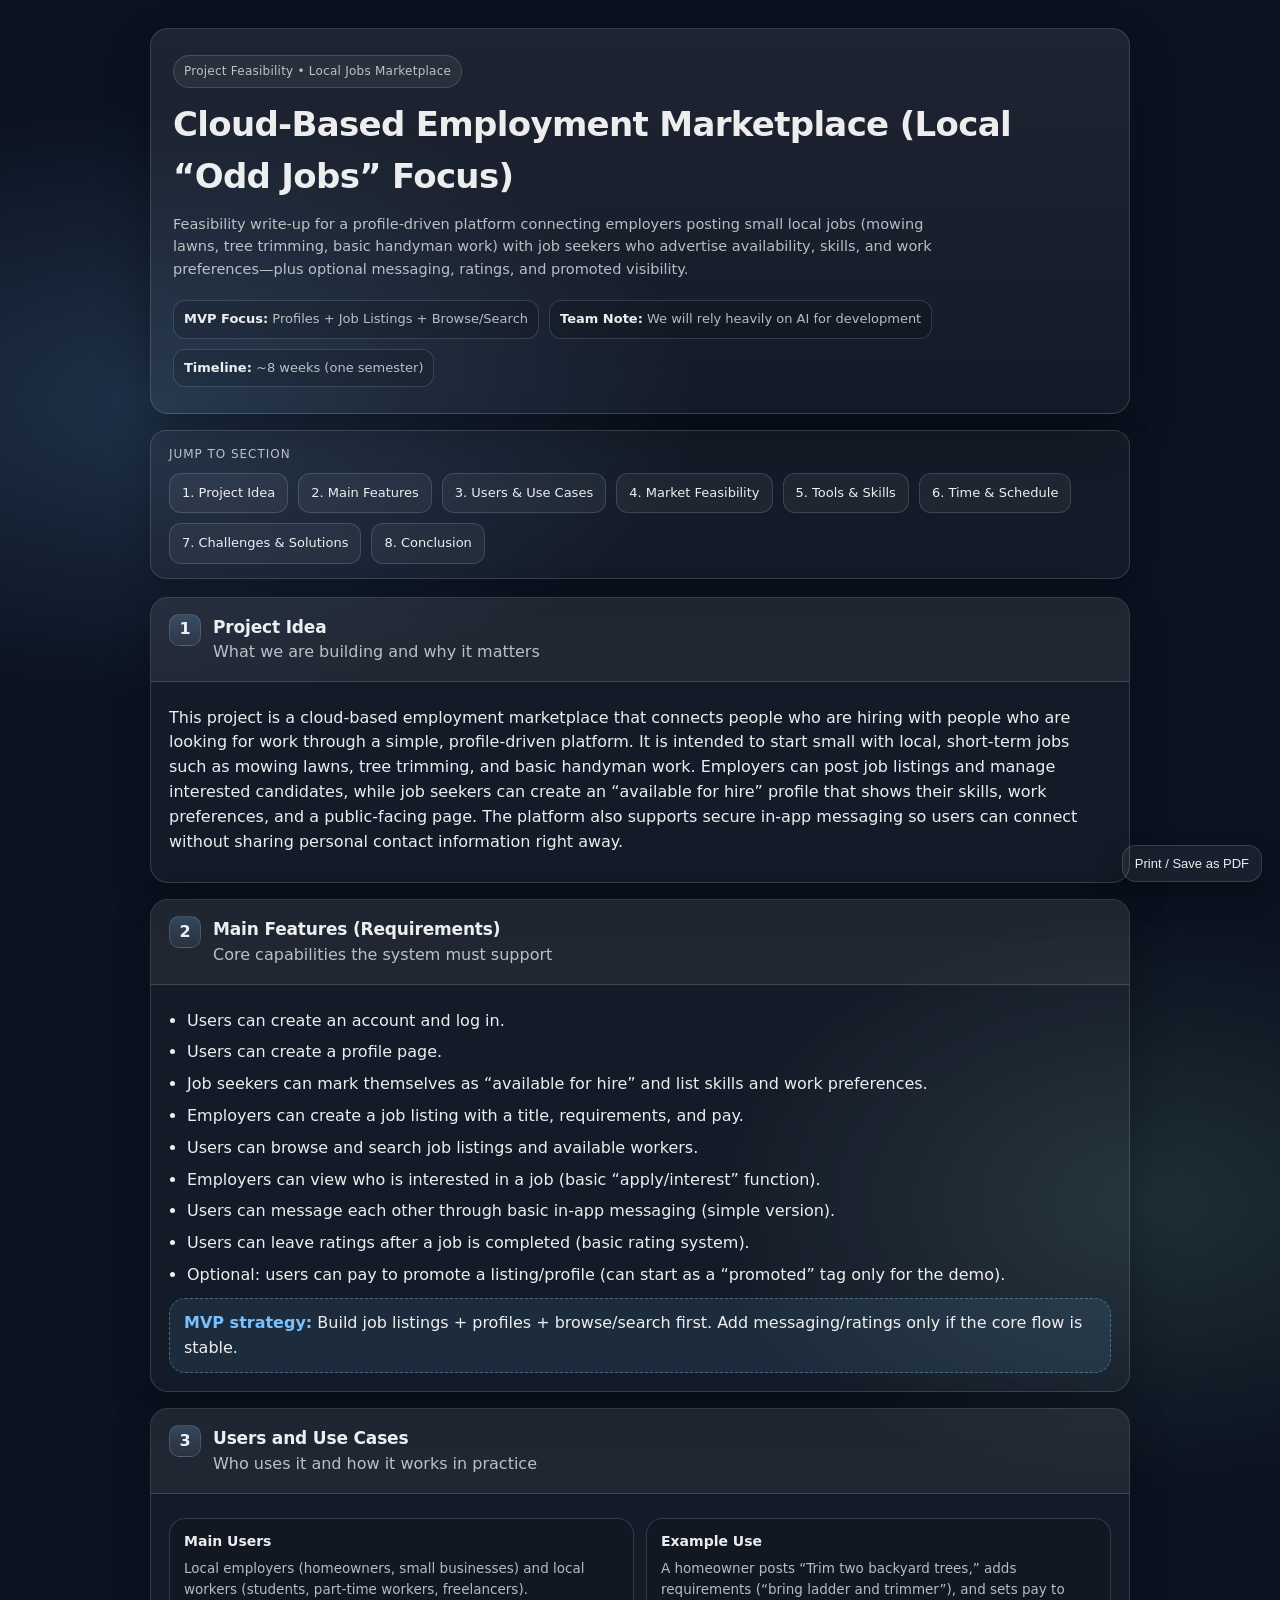
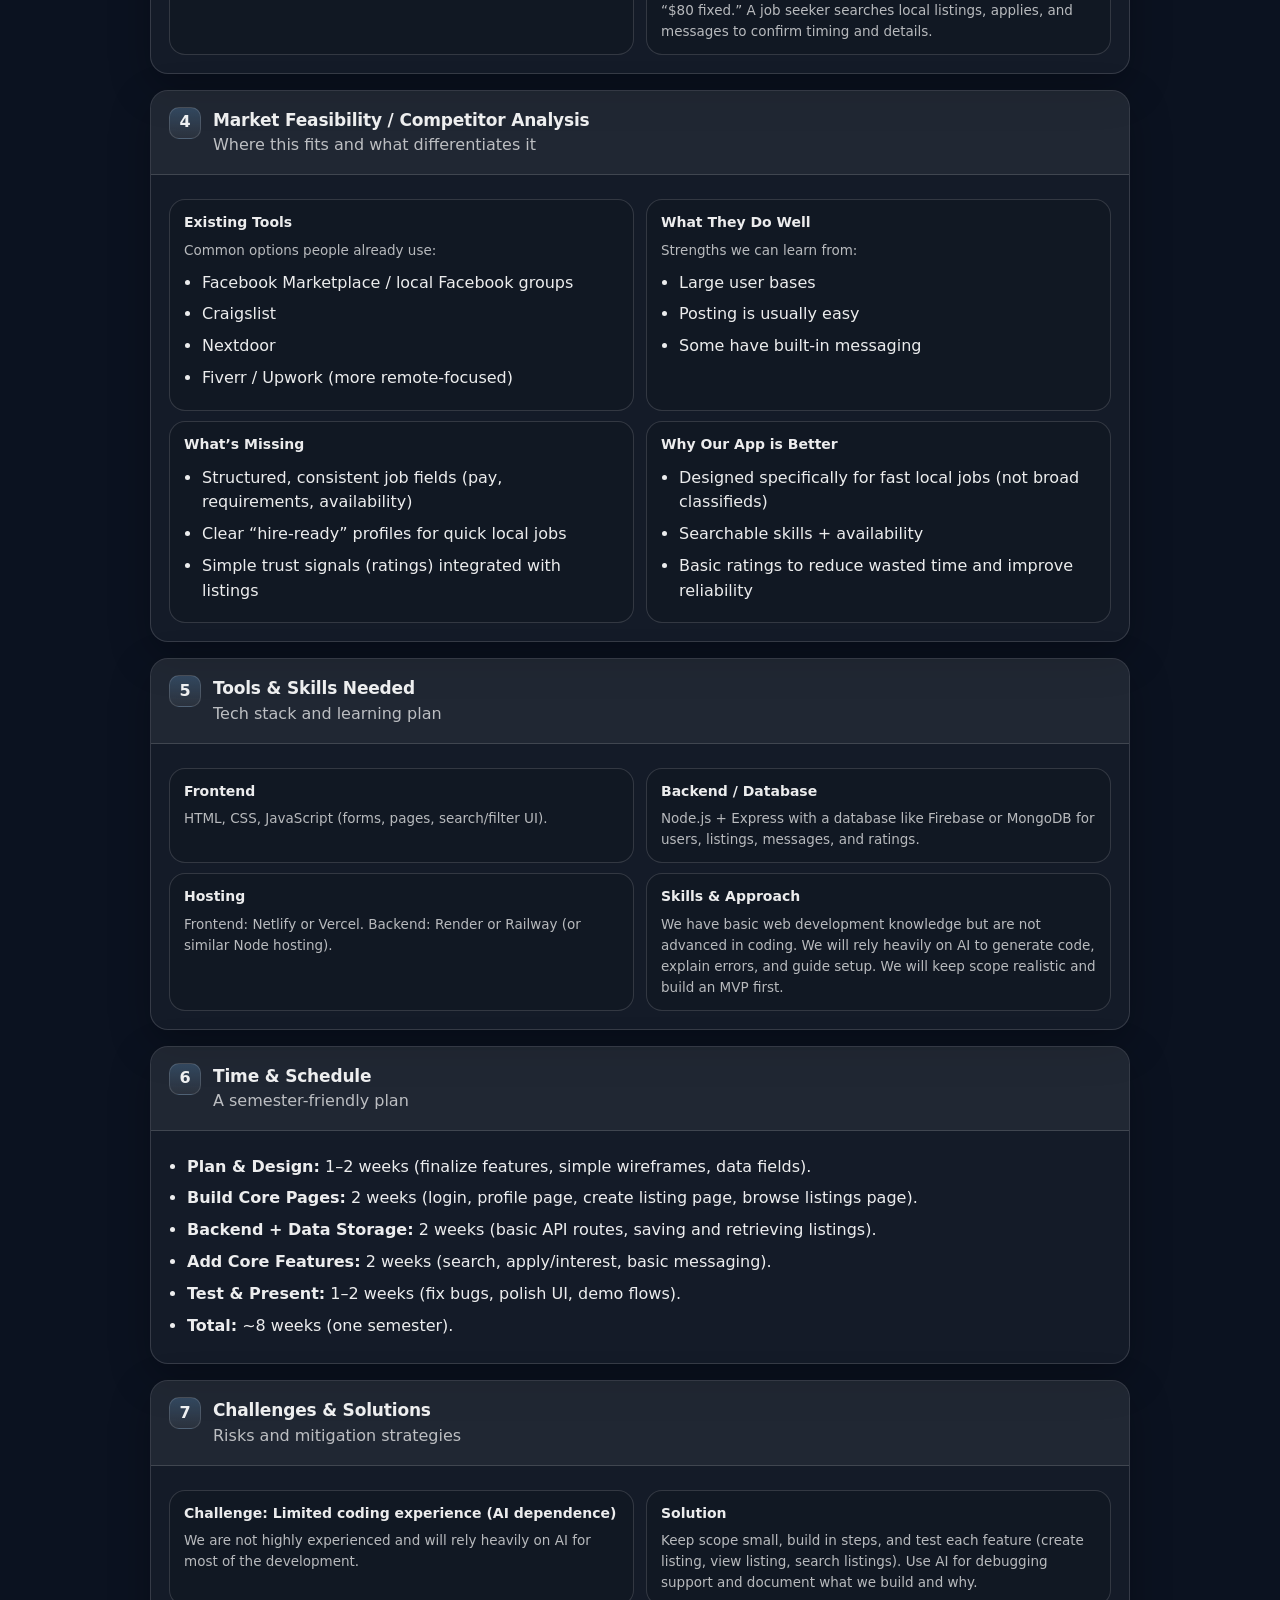
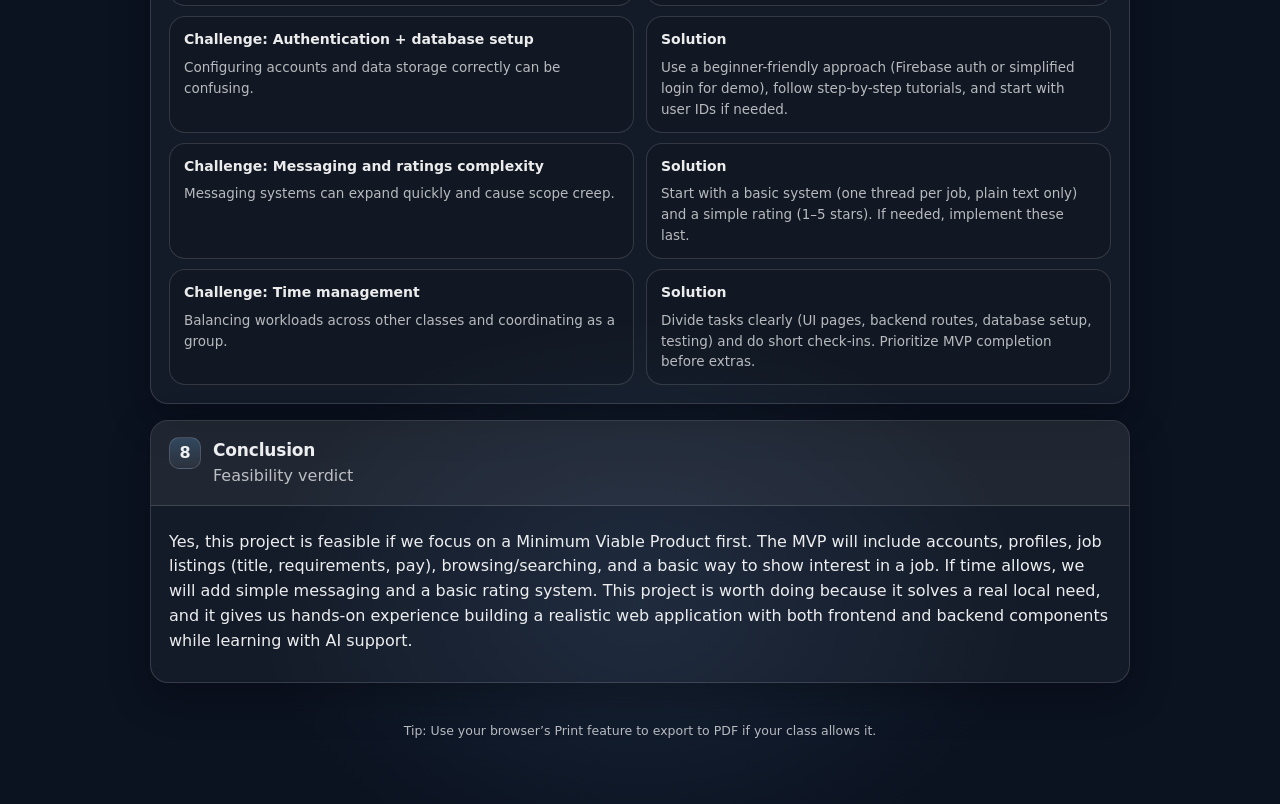
<file: feasability.html>
<!DOCTYPE html>
<html lang="en">
<head>
  <meta charset="UTF-8" />
  <meta name="viewport" content="width=device-width, initial-scale=1.0" />
  <title>Project Feasibility — Local Jobs Marketplace</title>
  <style>
    :root{
      --bg: #0b1220;
      --panel: rgba(255,255,255,0.06);
      --panel2: rgba(255,255,255,0.10);
      --text: rgba(255,255,255,0.92);
      --muted: rgba(255,255,255,0.70);
      --line: rgba(255,255,255,0.14);
      --accent: #79c0ff;
      --shadow: 0 18px 45px rgba(0,0,0,0.35);
    }

    *{ box-sizing:border-box; }

    body{
      margin:0;
      font-family: ui-sans-serif, system-ui, -apple-system, Segoe UI, Roboto, Helvetica, Arial;
      color: var(--text);
      background:
        radial-gradient(900px 500px at 12% 10%, rgba(121,192,255,0.18), transparent 60%),
        radial-gradient(800px 520px at 90% 30%, rgba(168,255,207,0.12), transparent 55%),
        radial-gradient(700px 520px at 50% 95%, rgba(121,192,255,0.10), transparent 55%),
        var(--bg);
      line-height: 1.55;
    }

    a{ color: var(--accent); text-decoration: none; }
    a:hover{ text-decoration: underline; }

    .container{
      width: min(980px, 92vw);
      margin: 0 auto;
      padding: 28px 0 64px;
    }

    header{
      padding: 26px 22px;
      border: 1px solid var(--line);
      border-radius: 18px;
      background: linear-gradient(180deg, rgba(255,255,255,0.08), rgba(255,255,255,0.04));
      box-shadow: var(--shadow);
      display: flex;
      flex-direction: column;
      gap: 10px;
    }

    .badge{
      display:inline-flex;
      width: fit-content;
      padding: 6px 10px;
      border-radius: 999px;
      border: 1px solid var(--line);
      background: rgba(255,255,255,0.06);
      font-size: 12px;
      color: var(--muted);
      letter-spacing: 0.02em;
    }

    h1{
      margin: 0;
      font-size: clamp(24px, 3.4vw, 34px);
      letter-spacing: -0.02em;
    }

    .subtitle{
      margin: 0;
      color: var(--muted);
      font-size: 14.5px;
      max-width: 85ch;
    }

    .quick{
      margin-top: 10px;
      display:flex;
      flex-wrap:wrap;
      gap: 10px;
    }
    .chip{
      padding: 8px 10px;
      border-radius: 12px;
      border: 1px solid var(--line);
      background: rgba(0,0,0,0.12);
      font-size: 13px;
      color: var(--muted);
    }
    .chip strong{ color: var(--text); font-weight: 600; }

    nav{
      margin-top: 16px;
      padding: 14px 18px;
      border: 1px solid var(--line);
      border-radius: 16px;
      background: rgba(255,255,255,0.04);
      box-shadow: 0 10px 30px rgba(0,0,0,0.22);
    }
    nav .label{
      margin: 0 0 10px 0;
      font-size: 12px;
      color: var(--muted);
      text-transform: uppercase;
      letter-spacing: 0.08em;
    }
    nav .links{
      display:flex;
      flex-wrap:wrap;
      gap: 10px;
    }
    nav .links a{
      display:inline-flex;
      padding: 9px 12px;
      border: 1px solid var(--line);
      border-radius: 12px;
      background: rgba(255,255,255,0.05);
      font-size: 13px;
      color: var(--text);
    }
    nav .links a:hover{
      background: rgba(255,255,255,0.08);
      text-decoration: none;
    }

    main{
      margin-top: 18px;
      display:flex;
      flex-direction:column;
      gap: 16px;
    }

    section{
      border: 1px solid var(--line);
      border-radius: 18px;
      background: rgba(255,255,255,0.04);
      box-shadow: 0 14px 40px rgba(0,0,0,0.26);
      overflow: hidden;
    }

    .section-head{
      display:flex;
      gap: 12px;
      padding: 16px 18px;
      border-bottom: 1px solid var(--line);
      background: rgba(255,255,255,0.05);
    }

    .num{
      width: 32px;
      height: 32px;
      border-radius: 10px;
      border: 1px solid var(--line);
      background: linear-gradient(180deg, rgba(121,192,255,0.22), rgba(255,255,255,0.05));
      display:flex;
      align-items:center;
      justify-content:center;
      font-weight: 700;
    }

    h2{
      margin: 0;
      font-size: 17px;
      letter-spacing: -0.01em;
    }

    .muted{ color: var(--muted); }

    .section-body{
      padding: 14px 18px 18px;
    }

    p{ margin: 10px 0; }
    ul{ margin: 10px 0 0 18px; padding: 0; }
    li{ margin: 7px 0; }

    .grid{
      display:grid;
      grid-template-columns: 1fr;
      gap: 12px;
      margin-top: 10px;
    }
    @media (min-width: 860px){
      .grid-2{ grid-template-columns: 1fr 1fr; }
    }

    .card{
      border: 1px solid var(--line);
      border-radius: 16px;
      padding: 12px 14px;
      background: rgba(0,0,0,0.10);
    }
    .card h3{
      margin: 0 0 6px 0;
      font-size: 14px;
    }
    .card p{
      margin: 0;
      color: var(--muted);
      font-size: 13.5px;
    }

    .callout{
      margin-top: 10px;
      padding: 12px 14px;
      border-radius: 16px;
      border: 1px dashed rgba(121,192,255,0.40);
      background: rgba(121,192,255,0.10);
    }
    .callout strong{ color: var(--accent); }

    footer{
      margin-top: 22px;
      padding: 16px 6px 0;
      color: var(--muted);
      font-size: 12.5px;
      text-align:center;
    }

    .print{
      position: fixed;
      right: 18px;
      bottom: 18px;
      border: 1px solid var(--line);
      background: rgba(255,255,255,0.06);
      color: var(--text);
      border-radius: 14px;
      padding: 10px 12px;
      cursor: pointer;
      box-shadow: 0 12px 28px rgba(0,0,0,0.35);
      font-size: 13px;
    }
    .print:hover{ background: rgba(255,255,255,0.10); }

    @media print{
      body{ background: white; color: black; }
      header, nav, section{ box-shadow: none; }
      .print{ display:none; }
      header, nav, section{ background: white !important; border-color: #ddd !important; }
      .section-head{ background: #f5f5f5 !important; }
      .chip{ background: #f4f4f4 !important; }
      a{ color:#0645ad; }
    }
  </style>
</head>

<body>
  <div class="container">
    <header>
      <span class="badge">Project Feasibility • Local Jobs Marketplace</span>
      <h1>Cloud-Based Employment Marketplace (Local “Odd Jobs” Focus)</h1>
      <p class="subtitle">
        Feasibility write-up for a profile-driven platform connecting employers posting small local jobs
        (mowing lawns, tree trimming, basic handyman work) with job seekers who advertise availability, skills,
        and work preferences—plus optional messaging, ratings, and promoted visibility.
      </p>

      <div class="quick">
        <span class="chip"><strong>MVP Focus:</strong> Profiles + Job Listings + Browse/Search</span>
        <span class="chip"><strong>Team Note:</strong> We will rely heavily on AI for development</span>
        <span class="chip"><strong>Timeline:</strong> ~8 weeks (one semester)</span>
      </div>
    </header>

    <nav>
      <p class="label">Jump to section</p>
      <div class="links">
        <a href="#s1">1. Project Idea</a>
        <a href="#s2">2. Main Features</a>
        <a href="#s3">3. Users & Use Cases</a>
        <a href="#s4">4. Market Feasibility</a>
        <a href="#s5">5. Tools & Skills</a>
        <a href="#s6">6. Time & Schedule</a>
        <a href="#s7">7. Challenges & Solutions</a>
        <a href="#s8">8. Conclusion</a>
      </div>
    </nav>

    <main>
      <!-- 1 -->
      <section id="s1">
        <div class="section-head">
          <div class="num">1</div>
          <div>
            <h2>Project Idea</h2>
            <div class="muted">What we are building and why it matters</div>
          </div>
        </div>
        <div class="section-body">
          <p>
            This project is a cloud-based employment marketplace that connects people who are hiring with people who are
            looking for work through a simple, profile-driven platform. It is intended to start small with local,
            short-term jobs such as mowing lawns, tree trimming, and basic handyman work. Employers can post job listings
            and manage interested candidates, while job seekers can create an “available for hire” profile that shows
            their skills, work preferences, and a public-facing page. The platform also supports secure in-app messaging
            so users can connect without sharing personal contact information right away.
          </p>
        </div>
      </section>

      <!-- 2 -->
      <section id="s2">
        <div class="section-head">
          <div class="num">2</div>
          <div>
            <h2>Main Features (Requirements)</h2>
            <div class="muted">Core capabilities the system must support</div>
          </div>
        </div>
        <div class="section-body">
          <ul>
            <li>Users can create an account and log in.</li>
            <li>Users can create a profile page.</li>
            <li>Job seekers can mark themselves as “available for hire” and list skills and work preferences.</li>
            <li>Employers can create a job listing with a title, requirements, and pay.</li>
            <li>Users can browse and search job listings and available workers.</li>
            <li>Employers can view who is interested in a job (basic “apply/interest” function).</li>
            <li>Users can message each other through basic in-app messaging (simple version).</li>
            <li>Users can leave ratings after a job is completed (basic rating system).</li>
            <li>Optional: users can pay to promote a listing/profile (can start as a “promoted” tag only for the demo).</li>
          </ul>
          <div class="callout">
            <strong>MVP strategy:</strong> Build job listings + profiles + browse/search first. Add messaging/ratings only if the core flow is stable.
          </div>
        </div>
      </section>

      <!-- 3 -->
      <section id="s3">
        <div class="section-head">
          <div class="num">3</div>
          <div>
            <h2>Users and Use Cases</h2>
            <div class="muted">Who uses it and how it works in practice</div>
          </div>
        </div>
        <div class="section-body">
          <div class="grid grid-2">
            <div class="card">
              <h3>Main Users</h3>
              <p>Local employers (homeowners, small businesses) and local workers (students, part-time workers, freelancers).</p>
            </div>
            <div class="card">
              <h3>Example Use</h3>
              <p>
                A homeowner posts “Trim two backyard trees,” adds requirements (“bring ladder and trimmer”), and sets pay to
                “$80 fixed.” A job seeker searches local listings, applies, and messages to confirm timing and details.
              </p>
            </div>
          </div>
        </div>
      </section>

      <!-- 4 -->
      <section id="s4">
        <div class="section-head">
          <div class="num">4</div>
          <div>
            <h2>Market Feasibility / Competitor Analysis</h2>
            <div class="muted">Where this fits and what differentiates it</div>
          </div>
        </div>
        <div class="section-body">
          <div class="grid grid-2">
            <div class="card">
              <h3>Existing Tools</h3>
              <p class="muted">Common options people already use:</p>
              <ul>
                <li>Facebook Marketplace / local Facebook groups</li>
                <li>Craigslist</li>
                <li>Nextdoor</li>
                <li>Fiverr / Upwork (more remote-focused)</li>
              </ul>
            </div>
            <div class="card">
              <h3>What They Do Well</h3>
              <p class="muted">Strengths we can learn from:</p>
              <ul>
                <li>Large user bases</li>
                <li>Posting is usually easy</li>
                <li>Some have built-in messaging</li>
              </ul>
            </div>
          </div>

          <div class="grid grid-2">
            <div class="card">
              <h3>What’s Missing</h3>
              <ul>
                <li>Structured, consistent job fields (pay, requirements, availability)</li>
                <li>Clear “hire-ready” profiles for quick local jobs</li>
                <li>Simple trust signals (ratings) integrated with listings</li>
              </ul>
            </div>
            <div class="card">
              <h3>Why Our App is Better</h3>
              <ul>
                <li>Designed specifically for fast local jobs (not broad classifieds)</li>
                <li>Searchable skills + availability</li>
                <li>Basic ratings to reduce wasted time and improve reliability</li>
              </ul>
            </div>
          </div>
        </div>
      </section>

      <!-- 5 -->
      <section id="s5">
        <div class="section-head">
          <div class="num">5</div>
          <div>
            <h2>Tools & Skills Needed</h2>
            <div class="muted">Tech stack and learning plan</div>
          </div>
        </div>
        <div class="section-body">
          <div class="grid grid-2">
            <div class="card">
              <h3>Frontend</h3>
              <p>HTML, CSS, JavaScript (forms, pages, search/filter UI).</p>
            </div>
            <div class="card">
              <h3>Backend / Database</h3>
              <p>Node.js + Express with a database like Firebase or MongoDB for users, listings, messages, and ratings.</p>
            </div>
          </div>

          <div class="grid grid-2">
            <div class="card">
              <h3>Hosting</h3>
              <p>Frontend: Netlify or Vercel. Backend: Render or Railway (or similar Node hosting).</p>
            </div>
            <div class="card">
              <h3>Skills & Approach</h3>
              <p>
                We have basic web development knowledge but are not advanced in coding. We will rely heavily on AI to
                generate code, explain errors, and guide setup. We will keep scope realistic and build an MVP first.
              </p>
            </div>
          </div>
        </div>
      </section>

      <!-- 6 -->
      <section id="s6">
        <div class="section-head">
          <div class="num">6</div>
          <div>
            <h2>Time & Schedule</h2>
            <div class="muted">A semester-friendly plan</div>
          </div>
        </div>
        <div class="section-body">
          <ul>
            <li><strong>Plan & Design:</strong> 1–2 weeks (finalize features, simple wireframes, data fields).</li>
            <li><strong>Build Core Pages:</strong> 2 weeks (login, profile page, create listing page, browse listings page).</li>
            <li><strong>Backend + Data Storage:</strong> 2 weeks (basic API routes, saving and retrieving listings).</li>
            <li><strong>Add Core Features:</strong> 2 weeks (search, apply/interest, basic messaging).</li>
            <li><strong>Test & Present:</strong> 1–2 weeks (fix bugs, polish UI, demo flows).</li>
            <li><strong>Total:</strong> ~8 weeks (one semester).</li>
          </ul>
        </div>
      </section>

      <!-- 7 -->
      <section id="s7">
        <div class="section-head">
          <div class="num">7</div>
          <div>
            <h2>Challenges & Solutions</h2>
            <div class="muted">Risks and mitigation strategies</div>
          </div>
        </div>
        <div class="section-body">
          <div class="grid grid-2">
            <div class="card">
              <h3>Challenge: Limited coding experience (AI dependence)</h3>
              <p>We are not highly experienced and will rely heavily on AI for most of the development.</p>
            </div>
            <div class="card">
              <h3>Solution</h3>
              <p>
                Keep scope small, build in steps, and test each feature (create listing, view listing, search listings).
                Use AI for debugging support and document what we build and why.
              </p>
            </div>
          </div>

          <div class="grid grid-2">
            <div class="card">
              <h3>Challenge: Authentication + database setup</h3>
              <p>Configuring accounts and data storage correctly can be confusing.</p>
            </div>
            <div class="card">
              <h3>Solution</h3>
              <p>
                Use a beginner-friendly approach (Firebase auth or simplified login for demo),
                follow step-by-step tutorials, and start with user IDs if needed.
              </p>
            </div>
          </div>

          <div class="grid grid-2">
            <div class="card">
              <h3>Challenge: Messaging and ratings complexity</h3>
              <p>Messaging systems can expand quickly and cause scope creep.</p>
            </div>
            <div class="card">
              <h3>Solution</h3>
              <p>
                Start with a basic system (one thread per job, plain text only) and a simple rating (1–5 stars).
                If needed, implement these last.
              </p>
            </div>
          </div>

          <div class="grid grid-2">
            <div class="card">
              <h3>Challenge: Time management</h3>
              <p>Balancing workloads across other classes and coordinating as a group.</p>
            </div>
            <div class="card">
              <h3>Solution</h3>
              <p>
                Divide tasks clearly (UI pages, backend routes, database setup, testing) and do short check-ins.
                Prioritize MVP completion before extras.
              </p>
            </div>
          </div>
        </div>
      </section>

      <!-- 8 -->
      <section id="s8">
        <div class="section-head">
          <div class="num">8</div>
          <div>
            <h2>Conclusion</h2>
            <div class="muted">Feasibility verdict</div>
          </div>
        </div>
        <div class="section-body">
          <p>
            Yes, this project is feasible if we focus on a Minimum Viable Product first. The MVP will include accounts,
            profiles, job listings (title, requirements, pay), browsing/searching, and a basic way to show interest in a job.
            If time allows, we will add simple messaging and a basic rating system. This project is worth doing because it
            solves a real local need, and it gives us hands-on experience building a realistic web application with both
            frontend and backend components while learning with AI support.
          </p>
        </div>
      </section>
    </main>

    <footer>
      Tip: Use your browser’s Print feature to export to PDF if your class allows it.
    </footer>
  </div>

  <button class="print" onclick="window.print()">Print / Save as PDF</button>
</body>
</html>
</file>
